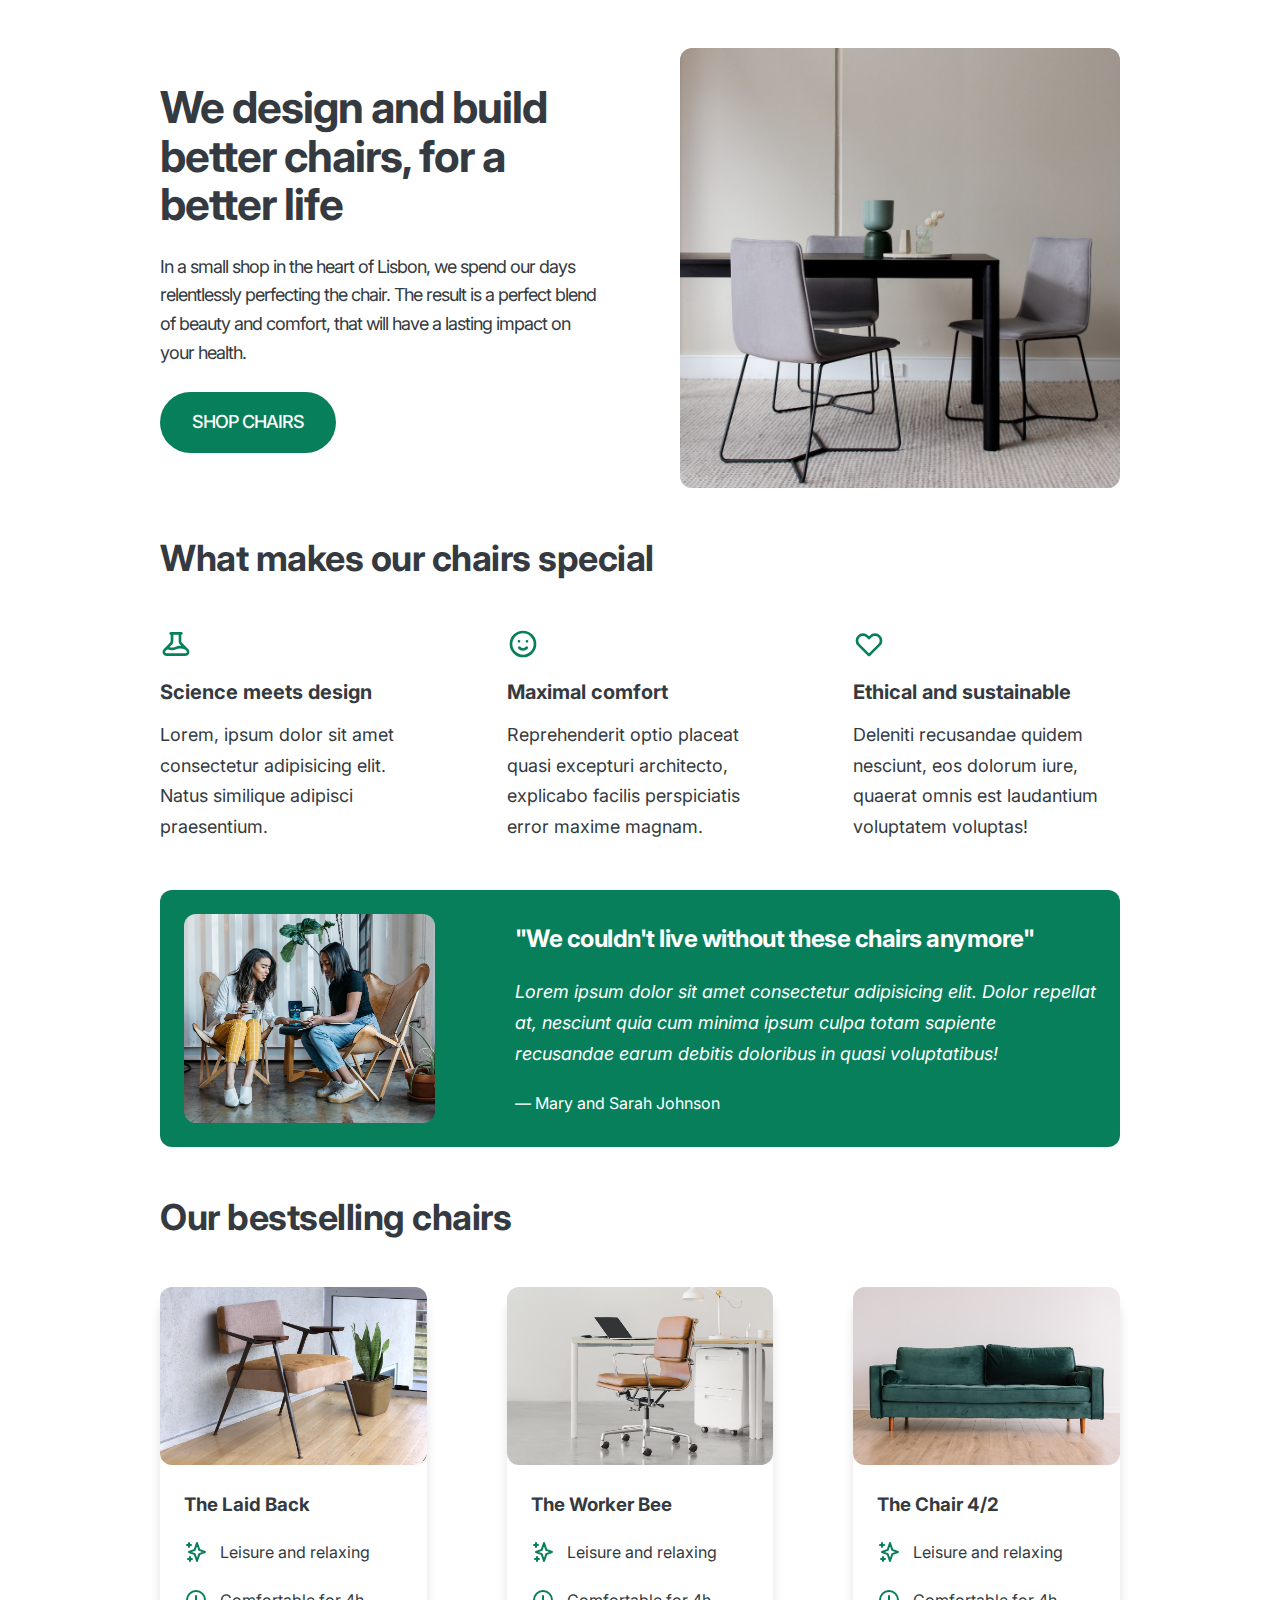
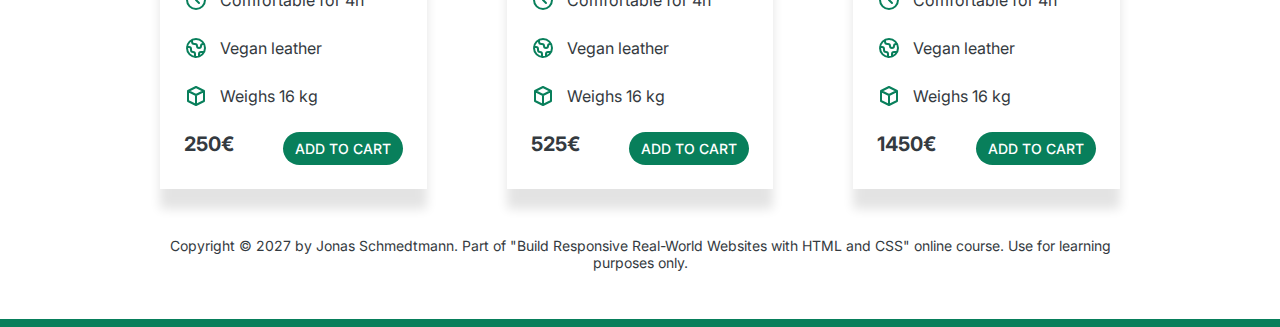
<file: Chair Store/index.html>
<!DOCTYPE html>
<html lang="en">

<head>
  <meta charset="UTF-8" />
  <meta http-equiv="X-UA-Compatible" content="IE=edge" />
  <meta name="viewport" content="width=device-width, initial-scale=1.0" />

  <link rel="preconnect" href="https://fonts.googleapis.com">
  <link rel="preconnect" href="https://fonts.gstatic.com" crossorigin>
  <link href="https://fonts.googleapis.com/css2?family=Inter:wght@400;500;700&family=Montserrat:wght@600&display=swap"
    rel="stylesheet">

  <link rel="stylesheet" href="style.css" />
  <title>Lisbon Chair Shop</title>
</head>

<body>
  <div class="container">
    <header>
      <div class="header-text-box">
        <h1>We design and build better chairs, for a better life</h1>
        <p class="header-text">
          In a small shop in the heart of Lisbon, we spend our days
          relentlessly perfecting the chair. The result is a perfect blend of
          beauty and comfort, that will have a lasting impact on your health.
        </p>
        <a class="btn btn--big" href="#">Shop chairs</a>
      </div>
      <img src="hero.jpg" alt="Photo" />
    </header>

    <section>
      <h2>What makes our chairs special</h2>
      <div class="grid-3-cols">
        <div>
          <svg xmlns="http://www.w3.org/2000/svg" class="features-icon" fill="none" viewBox="0 0 24 24"
            stroke="currentColor">
            <path stroke-linecap="round" stroke-linejoin="round" stroke-width="2"
              d="M19.428 15.428a2 2 0 00-1.022-.547l-2.387-.477a6 6 0 00-3.86.517l-.318.158a6 6 0 01-3.86.517L6.05 15.21a2 2 0 00-1.806.547M8 4h8l-1 1v5.172a2 2 0 00.586 1.414l5 5c1.26 1.26.367 3.414-1.415 3.414H4.828c-1.782 0-2.674-2.154-1.414-3.414l5-5A2 2 0 009 10.172V5L8 4z" />
          </svg>
          <p class="features-title"><strong>Science meets design</strong></p>
          <p class="features-text">
            Lorem, ipsum dolor sit amet consectetur adipisicing elit. Natus
            similique adipisci praesentium.
          </p>
        </div>

        <div>
          <svg xmlns="http://www.w3.org/2000/svg" class="features-icon" fill="none" viewBox="0 0 24 24"
            stroke="currentColor">
            <path stroke-linecap="round" stroke-linejoin="round" stroke-width="2"
              d="M14.828 14.828a4 4 0 01-5.656 0M9 10h.01M15 10h.01M21 12a9 9 0 11-18 0 9 9 0 0118 0z" />
          </svg>
          <p class="features-title">
            <strong>Maximal comfort</strong>
          </p>
          <p class="features-text">
            Reprehenderit optio placeat quasi excepturi architecto, explicabo
            facilis perspiciatis error maxime magnam.
          </p>
        </div>

        <div>
          <svg xmlns="http://www.w3.org/2000/svg" class="features-icon" fill="none" viewBox="0 0 24 24"
            stroke="currentColor">
            <path stroke-linecap="round" stroke-linejoin="round" stroke-width="2"
              d="M4.318 6.318a4.5 4.5 0 000 6.364L12 20.364l7.682-7.682a4.5 4.5 0 00-6.364-6.364L12 7.636l-1.318-1.318a4.5 4.5 0 00-6.364 0z" />
          </svg>
          <p class="features-title">
            <strong>Ethical and sustainable</strong>
          </p>
          <p class="features-text">
            Deleniti recusandae quidem nesciunt, eos dolorum iure, quaerat
            omnis est laudantium voluptatem voluptas!
          </p>
        </div>
      </div>
    </section>

    <section class="testimonial-section">
      <div class="grid-3-cols">
        <img src="customers.jpg" alt="People sitting on chairs" />
        <div class="testimonial-box">
          <h2>"We couldn't live without these chairs anymore"</h2>
          <blockquote class="testimonial-text">
            Lorem ipsum dolor sit amet consectetur adipisicing elit. Dolor
            repellat at, nesciunt quia cum minima ipsum culpa totam sapiente
            recusandae earum debitis doloribus in quasi voluptatibus!
          </blockquote>
          <p class="testimonial-author">&mdash; Mary and Sarah Johnson</p>
        </div>
      </div>
    </section>

    <section>
      <h2>Our bestselling chairs</h2>
      <div class="grid-3-cols">
        <figure class="chair">
          <img src="chair-1.jpg" alt="Chair" />
          <div class="chair-box">
            <h3>The Laid Back</h3>
            <ul class="chair-details">
              <li>
                <svg xmlns="http://www.w3.org/2000/svg" class="chair-icon" fill="none" viewBox="0 0 24 24"
                  stroke="currentColor">
                  <path stroke-linecap="round" stroke-linejoin="round" stroke-width="2"
                    d="M5 3v4M3 5h4M6 17v4m-2-2h4m5-16l2.286 6.857L21 12l-5.714 2.143L13 21l-2.286-6.857L5 12l5.714-2.143L13 3z" />
                </svg>
                <!-- Span is a generic INLINE text element, it doesn't have any meaning. It's like a div element, but inline -->
                <span>Leisure and relaxing</span>
              </li>
              <li>
                <svg xmlns="http://www.w3.org/2000/svg" class="chair-icon" fill="none" viewBox="0 0 24 24"
                  stroke="currentColor">
                  <path stroke-linecap="round" stroke-linejoin="round" stroke-width="2"
                    d="M12 8v4l3 3m6-3a9 9 0 11-18 0 9 9 0 0118 0z" />
                </svg>
                <span>Comfortable for 4h</span>
              </li>
              <li>
                <svg xmlns="http://www.w3.org/2000/svg" class="chair-icon" fill="none" viewBox="0 0 24 24"
                  stroke="currentColor">
                  <path stroke-linecap="round" stroke-linejoin="round" stroke-width="2"
                    d="M3.055 11H5a2 2 0 012 2v1a2 2 0 002 2 2 2 0 012 2v2.945M8 3.935V5.5A2.5 2.5 0 0010.5 8h.5a2 2 0 012 2 2 2 0 104 0 2 2 0 012-2h1.064M15 20.488V18a2 2 0 012-2h3.064M21 12a9 9 0 11-18 0 9 9 0 0118 0z" />
                </svg>
                <span>Vegan leather</span>
              </li>
              <li>
                <svg xmlns="http://www.w3.org/2000/svg" class="chair-icon" fill="none" viewBox="0 0 24 24"
                  stroke="currentColor">
                  <path stroke-linecap="round" stroke-linejoin="round" stroke-width="2"
                    d="M20 7l-8-4-8 4m16 0l-8 4m8-4v10l-8 4m0-10L4 7m8 4v10M4 7v10l8 4" />
                </svg>
                <span>Weighs 16 kg</span>
              </li>
            </ul>
            <div class="chair-price">
              <strong>250€</strong>
              <a href="#" class="btn btn--small">Add to cart</a>
            </div>
          </div>
        </figure>

        <figure class="chair">
          <img src="chair-2.jpg" alt="Chair" />
          <div class="chair-box">
            <h3>The Worker Bee</h3>
            <ul class="chair-details">
              <li>
                <svg xmlns="http://www.w3.org/2000/svg" class="chair-icon" fill="none" viewBox="0 0 24 24"
                  stroke="currentColor">
                  <path stroke-linecap="round" stroke-linejoin="round" stroke-width="2"
                    d="M5 3v4M3 5h4M6 17v4m-2-2h4m5-16l2.286 6.857L21 12l-5.714 2.143L13 21l-2.286-6.857L5 12l5.714-2.143L13 3z" />
                </svg>
                <!-- Span is a generic INLINE text element, it doesn't have any meaning. It's like a div element, but inline -->
                <span>Leisure and relaxing</span>
              </li>
              <li>
                <svg xmlns="http://www.w3.org/2000/svg" class="chair-icon" fill="none" viewBox="0 0 24 24"
                  stroke="currentColor">
                  <path stroke-linecap="round" stroke-linejoin="round" stroke-width="2"
                    d="M12 8v4l3 3m6-3a9 9 0 11-18 0 9 9 0 0118 0z" />
                </svg>
                <span>Comfortable for 4h</span>
              </li>
              <li>
                <svg xmlns="http://www.w3.org/2000/svg" class="chair-icon" fill="none" viewBox="0 0 24 24"
                  stroke="currentColor">
                  <path stroke-linecap="round" stroke-linejoin="round" stroke-width="2"
                    d="M3.055 11H5a2 2 0 012 2v1a2 2 0 002 2 2 2 0 012 2v2.945M8 3.935V5.5A2.5 2.5 0 0010.5 8h.5a2 2 0 012 2 2 2 0 104 0 2 2 0 012-2h1.064M15 20.488V18a2 2 0 012-2h3.064M21 12a9 9 0 11-18 0 9 9 0 0118 0z" />
                </svg>
                <span>Vegan leather</span>
              </li>
              <li>
                <svg xmlns="http://www.w3.org/2000/svg" class="chair-icon" fill="none" viewBox="0 0 24 24"
                  stroke="currentColor">
                  <path stroke-linecap="round" stroke-linejoin="round" stroke-width="2"
                    d="M20 7l-8-4-8 4m16 0l-8 4m8-4v10l-8 4m0-10L4 7m8 4v10M4 7v10l8 4" />
                </svg>
                <span>Weighs 16 kg</span>
              </li>
            </ul>
            <div class="chair-price">
              <strong>525€</strong>
              <a href="#" class="btn btn--small">Add to cart</a>
            </div>
          </div>
        </figure>

        <figure class="chair">
          <img src="chair-3.jpg" alt="Chair" />
          <div class="chair-box">
            <h3>The Chair 4/2</h3>
            <ul class="chair-details">
              <li>
                <svg xmlns="http://www.w3.org/2000/svg" class="chair-icon" fill="none" viewBox="0 0 24 24"
                  stroke="currentColor">
                  <path stroke-linecap="round" stroke-linejoin="round" stroke-width="2"
                    d="M5 3v4M3 5h4M6 17v4m-2-2h4m5-16l2.286 6.857L21 12l-5.714 2.143L13 21l-2.286-6.857L5 12l5.714-2.143L13 3z" />
                </svg>
                <!-- Span is a generic INLINE text element, it doesn't have any meaning. It's like a div element, but inline -->
                <span>Leisure and relaxing</span>
              </li>
              <li>
                <svg xmlns="http://www.w3.org/2000/svg" class="chair-icon" fill="none" viewBox="0 0 24 24"
                  stroke="currentColor">
                  <path stroke-linecap="round" stroke-linejoin="round" stroke-width="2"
                    d="M12 8v4l3 3m6-3a9 9 0 11-18 0 9 9 0 0118 0z" />
                </svg>
                <span>Comfortable for 4h</span>
              </li>
              <li>
                <svg xmlns="http://www.w3.org/2000/svg" class="chair-icon" fill="none" viewBox="0 0 24 24"
                  stroke="currentColor">
                  <path stroke-linecap="round" stroke-linejoin="round" stroke-width="2"
                    d="M3.055 11H5a2 2 0 012 2v1a2 2 0 002 2 2 2 0 012 2v2.945M8 3.935V5.5A2.5 2.5 0 0010.5 8h.5a2 2 0 012 2 2 2 0 104 0 2 2 0 012-2h1.064M15 20.488V18a2 2 0 012-2h3.064M21 12a9 9 0 11-18 0 9 9 0 0118 0z" />
                </svg>
                <span>Vegan leather</span>
              </li>
              <li>
                <svg xmlns="http://www.w3.org/2000/svg" class="chair-icon" fill="none" viewBox="0 0 24 24"
                  stroke="currentColor">
                  <path stroke-linecap="round" stroke-linejoin="round" stroke-width="2"
                    d="M20 7l-8-4-8 4m16 0l-8 4m8-4v10l-8 4m0-10L4 7m8 4v10M4 7v10l8 4" />
                </svg>
                <span>Weighs 16 kg</span>
              </li>
            </ul>
            <div class="chair-price">
              <strong>1450€</strong>
              <a href="#" class="btn btn--small">Add to cart</a>
            </div>
          </div>
        </figure>
      </div>
    </section>

    <footer>
      Copyright &copy; 2027 by Jonas Schmedtmann. Part of "Build Responsive
      Real-World Websites with HTML and CSS" online course. Use for learning
      purposes only.
    </footer>
  </div>
</body>

</html>
</file>
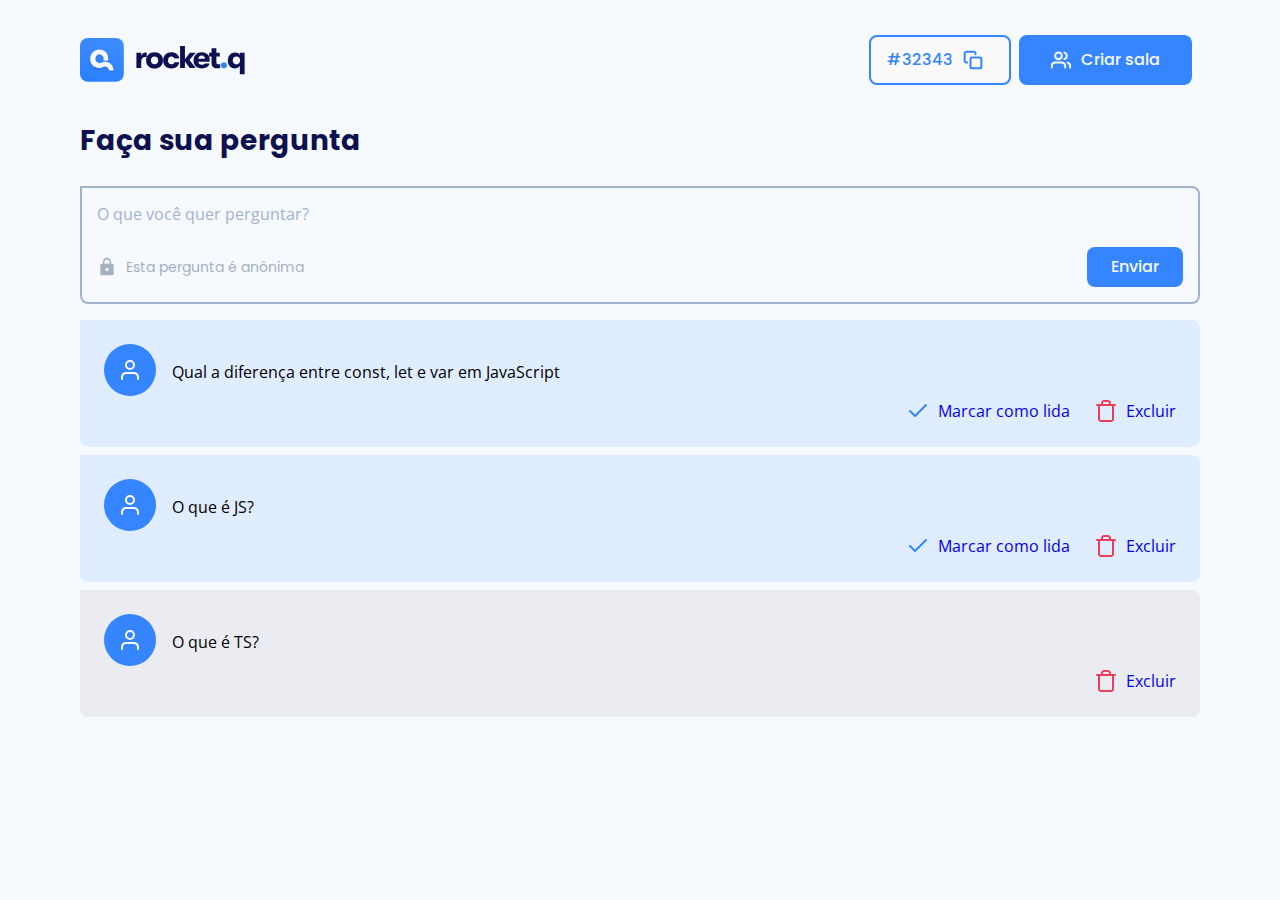
<file: RocketQ/room.html>
<!DOCTYPE hmtl>
    <head>
        <title>Rocket.Q - Perguntas e Respostas</title>

        <meta charset="UTF-8">
        <!-- Viewport-->
        <meta name="viewport" content="width-device-width, initial"> 
        <meta http-equiv="X-UA-Compatible" content="IE=edge">

        <!--CSS-->
        <link rel="stylesheet" href="style/global.css">
        <link rel="stylesheet" href="style/room.css">
        <link rel="stylesheet" href="style/modal.css">


        <!--Fontes: open sans e Poppins -->
        <link rel="preconnect" href="https://fonts.googleapis.com">
        <link rel="preconnect" href="https://fonts.gstatic.com" crossorigin>
        <link href="https://fonts.googleapis.com/css2?family=Open+Sans&family=Poppins:wght@400;500;700&display=swap" rel="stylesheet">

        <script src="scripts/main.js" defer type="module"> </script>
    </head>

    <body>
        <div id="room" class="content">
            <header>
                <a href="#">
                    <img src="images/logo.svg" alt="Rocket.Q Logo">
                </a>

                <div class="buttons">
                    <div class="button outlined" id = "room-id" data-id="32343">
                        #32343
                        <img src="images/copy.svg" alt="Copiar número da sala">
                    </div>

                    <a href="#" class="button">
                        <img src="images/users-white.svg" alt="Criar uma sala">
                        Criar sala
                    </a>
                </div>
            </header>

            <main>
                <section id="question-form">
                    <h2>Faça sua pergunta</h2>
                    <form action="">
                        <label for-id="question" class="sr-only">O que você quer perguntar?</label>
                        <textarea name="question" id="question" placeholder="O que você quer perguntar?"></textarea>

                        <footer>
                            <div>
                                <img src="images/lock.svg" alt="Cadeado">
                                Esta pergunta é anônima
                            </div>
                            <button>Enviar</button>
                        </footer>
                    </form>
                </section>

                <section id="question">
                    <h2 class="sr-only">Perguntas da comunidade</h2>

                    <div class="questions">
                        <div class="question-wrapper">
                            <div class="actions">
                                <div class="question-content">
                                    <div class="user">
                                        <img src="images/avatar.svg" alt="Avatar">
                                    </div>
                                    <div class="question">
                                        <p>Qual a diferença entre const, let e var em JavaScript</p>
                                    </div>
                                </div>
                                <div class="actions">
                                    <a href="#" class="check" data-d="3">
                                        <img src="images/check.svg" alt="Marcar como lida">
                                        Marcar como lida
                                    </a>
                                    <a href="#" class="delete" data-d="3">
                                        <img src="images/trash.svg" alt="Excluir">
                                        Excluir
                                    </a>
                                </div>
                            </div>
                        </div>

                        <div class="question-wrapper">
                            <div class="actions">
                                <div class="question-content">
                                    <div class="user">
                                        <img src="images/avatar.svg" alt="Avatar">
                                    </div>
                                    <div class="question">
                                        <p>O que é JS?</p>
                                    </div>
                                </div>
                                <div class="actions">
                                    <a href="#" class="check" data-d="2">
                                        <img src="images/check.svg" alt="Marcar como lida">
                                        Marcar como lida
                                    </a>
                                    <a href="#" class="delete" data-d="2">
                                        <img src="images/trash.svg" alt="Excluir">
                                        Excluir
                                    </a>
                                </div>
                            </div>
                        </div>

                        <div class="question-wrapper read">
                            <div class="actions">
                                <div class="question-content">
                                    <div class="user">
                                        <img src="images/avatar.svg" alt="Avatar">
                                    </div>
                                    <div class="question">
                                        <p>O que é TS?</p>
                                    </div>
                                </div>
                                <div class="actions">
                                    <!-- <a href="#" class="check">
                                        <img src="images/check.svg" alt="Marcar como lida">
                                        Marcar como lida
                                    </a> -->
                                    <a href="#" class="delete" data-id="1">
                                        <img src="images/trash.svg" alt="Excluir">
                                        Excluir
                                    </a>
                                </div>
                            </div>
                        </div>

                    </div>

                </section>
            </main>

        </div>

        <!-- Modal -->

        <div class="modal-wrapper">
            <div class="modal">
                <h2>Excluir pergunta</h2>
                <p>Tem certeza que você deseja excluir esta pergunta?</p>

                <form action="#">
                    <label for-id="passord" class="sr-only">DIagite sua senha admin</label>
                    <input type="password" name="password" placeholder="Digite sua senha" id="password">

                    <div class="buttons">
                        <div class="button grey cancel">Cancelar</div>
                        <button class="red">Sim, excluir</button>
                    </div>

                </form>
            </div>
        </div>  
    </body>

</html>
</file>
<file: Chair Store/style.css>
/*
SPACING SYSTEM (px)
2 / 4 / 8 / 12 / 16 / 24 / 32 / 48 / 64 / 80 / 96 / 128

FONT SIZE SYSTEM (px)
10 / 12 / 14 / 16 / 18 / 20 / 24 / 30 / 36 / 44 / 52 / 62 / 74 / 86 / 98
*/

* {
  margin: 0;
  padding: 0;
  box-sizing: border-box;
}

/* ------------------------ */
/* GENERAL STYLES */
/* ------------------------ */
body {
  font-family: 'Inter', sans-serif;
  color: #343a40;

  border-bottom: 8px solid #087f5b;
}

.container {
  width: 960px;
  margin: 0 auto;
}

header,
section {
  margin-bottom: 48px;
}

h2 {
  margin-bottom: 48px;
  font-size: 36px;
  letter-spacing: -0.5px;
}

.grid-3-cols {
  display: grid;
  grid-template-columns: repeat(3, 1fr);
  column-gap: 80px;
}

.btn:link, 
.btn:visited {
  background-color: #087f5b;
  color: #fff;
  text-decoration: none;
  text-transform: uppercase;
  display: inline-block;
  font-weight: 500;
  border-radius: 100px;
}

.btn:hover, 
btn:active {
  background-color: #099268;
}

.btn--big {
  font-size: 18px;
  padding: 16px 32px;
}

.btn--small {
  font-size: 14px;
  padding: 8px 12px;
}

.testimonial-section {
  background-color: #087f5b;
  color: #fff;
  padding: 24px;
}

/* ------------------------ */
/* COMPONENT STYLES */
/* ------------------------ */

/* HEADER */
header {
  display: grid;
  grid-template-columns: repeat(2, 1fr);
  column-gap: 80px;
  margin-top: 48px;
  letter-spacing: -1px;
}

.header-text-box {
  align-self: center;
  font-size: 18px;
  line-height: 1.6;
}

h1 {
  margin-bottom: 24px;
  line-height: 1.1;
  font-size: 44px;
}

.header-text {
  margin-bottom: 24px;
}

img {
  width: 100%;
}

/* FEATURES */
.features-icon {
  stroke:#087f5b;
  width: 32px;
  height: 32px;
  margin-bottom: 16px;
}

.features-title {
  margin-bottom: 16px;
  font-size: 20px;
}

.features-text {
  font-size: 18px;
  line-height: 1.7;
}

/* TESTIMONIAL */
.testimonial-section {
  border-radius: 12px;
}

.testimonial-box {
  grid-column: 2 / -1;
  align-self: center;
}

.testimonial-box h2 {
  margin-bottom: 24px;
  font-size: 24px;
}

.testimonial-text {
  font-style: italic;
  margin-bottom: 24px;
  font-size: 18px;
  line-height: 1.7;
}

.chair {
  box-shadow: 0 20px 10px 0 rgba(0, 0, 0, 0.11);
}

/* CHAIRS */
.chair-box {
  padding: 24px;
}

h3 {
  margin-bottom: 24px;
}

.chair-details {
  list-style: none;
  margin-bottom: 24px;
}

.chair-details li {
  display: flex;
  align-items: center;
  gap: 12px;
  margin-bottom: 24px;
}

.chair-details li:last-child {
  margin-bottom: 0;
}

.chair-icon {
  stroke: #087f5b;
  width: 24px;
  height: 24px;
}

.chair-price {
  display: flex;
  justify-content: space-between;

  font-size: 20px;
}

footer {
  margin-bottom: 48px;
  font-size: 14px;
  text-align: center;
}

img {
  border-radius: 12px;
}
</file>
<file: RocketQ/style/room.css>
.content {
    max-width: min(112rem, 90%);
}

#room header {
    width: 100%;

    display: flex;
    align-items: center;
    justify-content: space-between;
}

#room header .buttons {
    display: flex;

}

#room header .buttons .button:nth-child(1) {
    margin-right: .8rem;
    padding: 1.3rem 1.6rem;
}

#room header .buttons .button:nth-child(1) img{
    margin-left: 1rem;
    width: 2rem;
    height: 2rem;
}

#room header .buttons .button:nth-child(2) {
    margin-right: .8rem;
    padding: 1.3rem 3.2rem;
}

#room header .buttons .button:nth-child(2) img{
    width: 2rem;
    height: 2rem;
}

/* Question form */

#question-form h2 {
    font-family: "Poppins", sans-serif;
    font-weight: 700;
    font-size: 2.8rem;
    color: var(--black);

    margin-bottom: 2.4rem;
    line-height: 4.2rem;
}

#question-form form {
    border: .2rem solid var(--grey-blue);
    padding: 1.5rem;
    border-radius: 0 .8rem .8rem .8rem;

    margin-bottom: 1.6rem;
}

#question-form form textarea {
    resize: none;
    background: transparent;

    outline: none;
    width: 100%;
}


#question-form form textarea::placeholder {
    color: var(--grey-blue);
}

#question-form form footer {
    display: flex;
    align-items: center;
    justify-content: space-between;
}


/* O sinal > garante que está buscando as filhas diretas */
#question-form form footer > div{
    display: flex;
    align-items: center;
    color: var(--icons-details);
    font-family: "Poppins", sans-serif;
    font-weight: 400;
    font-size: 1.4rem;
}

#question-form form footer > div img {
    margin-right: .9rem;
}

#question-form form footer button {
    height:auto;
    padding: .8rem 2.4rem;
    line-height: 2.4rem;
}

/* Questions */

.question-wrapper {
    background: var(--light-blue);
    margin-bottom: .8rem;
    border-radius: 0 .8rem .8rem .8rem;

    padding: 2.4rem;
}

.question-wrapper .question-content {
    display: flex;
    align-items: flex-start;
}

.question-wrapper .question-content p{
    margin-left: 1.6rem;
    /* Quebra a linha da pergunta para manter o layout bonito! */
    word-break: break-word;
    display: flex;
    align-items: center;
    min-height: 5.5rem;
    justify-content: justify;
}

.question-wrapper .actions:nth-child(2) {
    display: flex;
    align-items: center;
    justify-content: flex-end;
}

.question-wrapper .actions > a{
    display: flex;
    align-items: center;
}

.question-wrapper .actions > a > img{
    margin-right: .8rem;
}

/* Laranja: margem. Verde: padding. Azul: o conteúdo em si 
+: busca o irmão. Neste caso, a é irmão de a.   
Poderia ser p irmao de a ou algo do tipo
*/
.question-wrapper .actions > a + a{
    margin-left: 2.4rem;
}

/* Question read */
.read {
    background: #EAECF2;
}

/* .read .question-content .user {
    background: var(--grey-blue);
} */
</file>
<file: RocketQ/style/modal.css>
.modal-wrapper {
    position: fixed;
    width: 100vw;
    height: 100vh;
    top: 0;
    left: 0;

    background: rgba(4, 9, 17, .8);
    display: flex;

    visibility: hidden;
    opacity: 0;
}

.modal-wrapper.active {
    visibility: visible;
    opacity: 1;
}

.modal-wrapper .modal {
    width: min(59rem, 90%);
    background: var(--white);
    margin: auto;

    border-radius: .8rem;
    font-family: "Poppins", sans-serif;
    text-align: center;

    padding: 6.4rem;
}

/* O primeiro sendo flex e o filho com margin auto, será sempre centralizado! */

.modal-wrapper .modal h2{
    font-size: 2.4rem;
    font-weight: 700;
    margin-bottom: 1.2rem;
    color: var(--black);
}

.modal-wrapper .modal p{
    margin-bottom: 2.4rem;
    color: var(--grey-dark);
}

.modal-wrapper .modal input {
    margin-bottom: 4rem;
    padding: 1.3rem 1.6rem;
    border: .2rem solid var(--blue);
    outline: none;
    width: min(70%, 30.2rem);
}

.modal-wrapper .modal .buttons {
    display: flex;
    justify-content: center;
    margin-bottom: 1.2rem;
}

.modal-wrapper .modal .buttons > .button {
   margin-right: .8rem; 
}

.modal-wrapper .modal .buttons > button,
.modal-wrapper .modal .buttons > .button {
    padding: 1.3rem 3.2rem;
}
</file>
<file: RocketQ/style/global.css>
/* Aqui, colocamos CSS para todas as páginas. 
Por exemplo, podemos declarar variáveis de cor
Além disso, colocamos o reset por meio do oprador * */
* {
    margin: 0;
    padding: 0;
    border: none;
    text-decoration: none;
    box-sizing: border-box;
}

html {
    --black: #0D114F;
    --white: #FAFAFA;
    --light-blue: #E0ECFF;
    --blue: #3485FF;
    --red: #E83F5B;
    --background: #F6FAFF;
    --overlay: #040911;
    --icons-details: #A5B0C1;

    --grey-dark: #4D5E77;
    --grey-blue: #A1B2CD;
    --grey-light: #E5EAF1;

    /* 1rem = 16px (User Agent): segue o padrão do navegador 
    100% = 1rem*/
    font-size: 62.5%; /* Isso é igual a 10px agora (setei diferente), o que facilita o tamanho */
}

body {
    /*  vh: view height -  o tamanho total da tela 
    100vh é o tamanho total da tela do navegador
    
    vw: view width, seguindo a mesma lógica*/
    display: flex;
    height: 100vh;
    background: var(--background);
}

body,  button, input, textarea {
    /* clamp: intervalo de tamanho:
    o menor tamanho é 14px, o padrão é 1.6rem(16px) e o máximo é 2vw (2% da tela)*/
    font-size: clamp(14px, 1.6rem, 2vw);
    
    font-family: 'Open Sans', sans-serif;
    /* font-family: 'Poppins', sans-serif; */
}

.content {
    width: 100%;
    margin: 0 auto;
}
/*  Display: none - deixa de existir, mas não é bacana 
Configurando o label*/
.sr-only{
    position: absolute;
    height: 1px;
    width: 1px;
    padding: 0;
    margin: -1px;
    overflow: hidden;
    white-space: nowrap;
    border-width: 0;
}

/* Características gerais dos botões */ 
input,button, .button {
    border-radius: .8rem;
    height: 5rem;
}

button, .button {
    font-family: "Poppins", sans-serif;
    font-weight: 500;
    line-height: 0;

    display: flex;
    align-items: center;
    justify-content: center;

    background: var(--blue);
    color: var(--white);

    cursor: pointer;
    transition: filter .2s;
}

button:hover, .button:hover {
    filter: brightness(1.2);

}

button > img,
.button > img {
    margin-right: 1rem;
    width: 2rem;
}

button.outlined,
.button.outlined {
   background: var(--white);
   color: var(--blue);
   border: .2rem solid var(--blue); 
}


/* Outros botões */
button.red,
.button.red {
    background: var(--red);
    color: var(--white);
}

button.grey,
.button.grey {
    background: var(--grey-light);
    color: var(--grey-dark)
}

.content header {
    width: 80%;
    margin: 3.5rem auto;
}

.content header img {
    width: 16.7rem;
}
</file>
